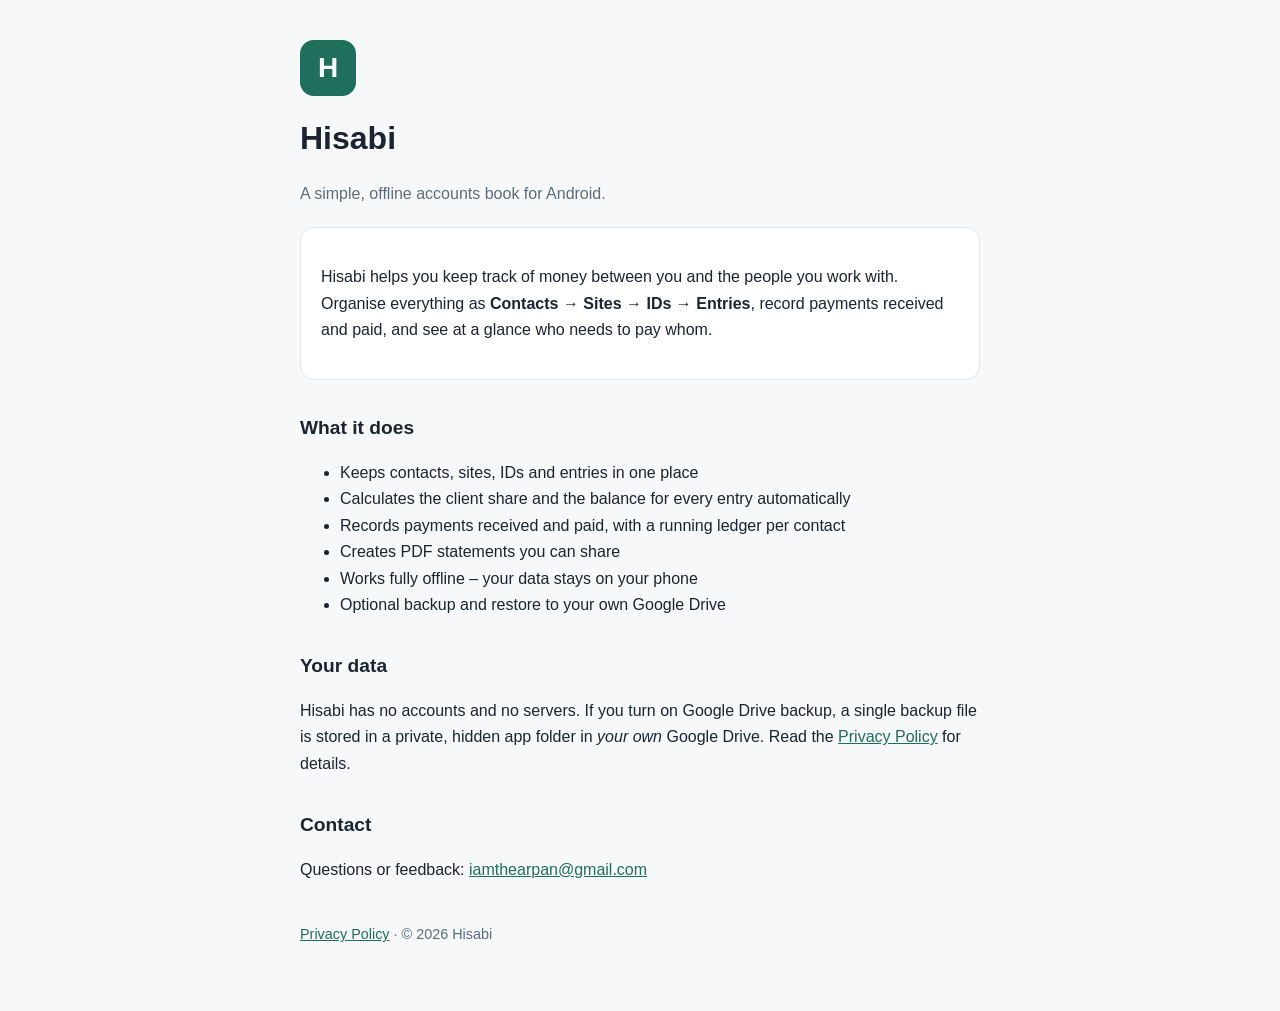
<file: index.html>
<!doctype html>
<html lang="en">
<head>
<meta charset="utf-8">
<meta name="viewport" content="width=device-width,initial-scale=1">
<title>Hisabi – Simple accounts for contractors</title>
<meta name="description" content="Hisabi is an offline accounting app to track contacts, sites, entries and payments, with PDF statements.">
<link rel="stylesheet" href="style.css">
</head>
<body>
<main>
  <div class="logo">H</div>
  <h1>Hisabi</h1>
  <p class="muted">A simple, offline accounts book for Android.</p>

  <div class="card">
    <p>Hisabi helps you keep track of money between you and the people you work with. Organise everything as <strong>Contacts → Sites → IDs → Entries</strong>, record payments received and paid, and see at a glance who needs to pay whom.</p>
  </div>

  <h2>What it does</h2>
  <ul>
    <li>Keeps contacts, sites, IDs and entries in one place</li>
    <li>Calculates the client share and the balance for every entry automatically</li>
    <li>Records payments received and paid, with a running ledger per contact</li>
    <li>Creates PDF statements you can share</li>
    <li>Works fully offline – your data stays on your phone</li>
    <li>Optional backup and restore to your own Google Drive</li>
  </ul>

  <h2>Your data</h2>
  <p>Hisabi has no accounts and no servers. If you turn on Google Drive backup, a single backup file is stored in a private, hidden app folder in <em>your own</em> Google Drive. Read the <a href="privacy.html">Privacy Policy</a> for details.</p>

  <h2>Contact</h2>
  <p>Questions or feedback: <a href="mailto:iamthearpan@gmail.com">iamthearpan@gmail.com</a></p>

  <footer>
    <a href="privacy.html">Privacy Policy</a> · © 2026 Hisabi
  </footer>
</main>
</body>
</html>
</file>
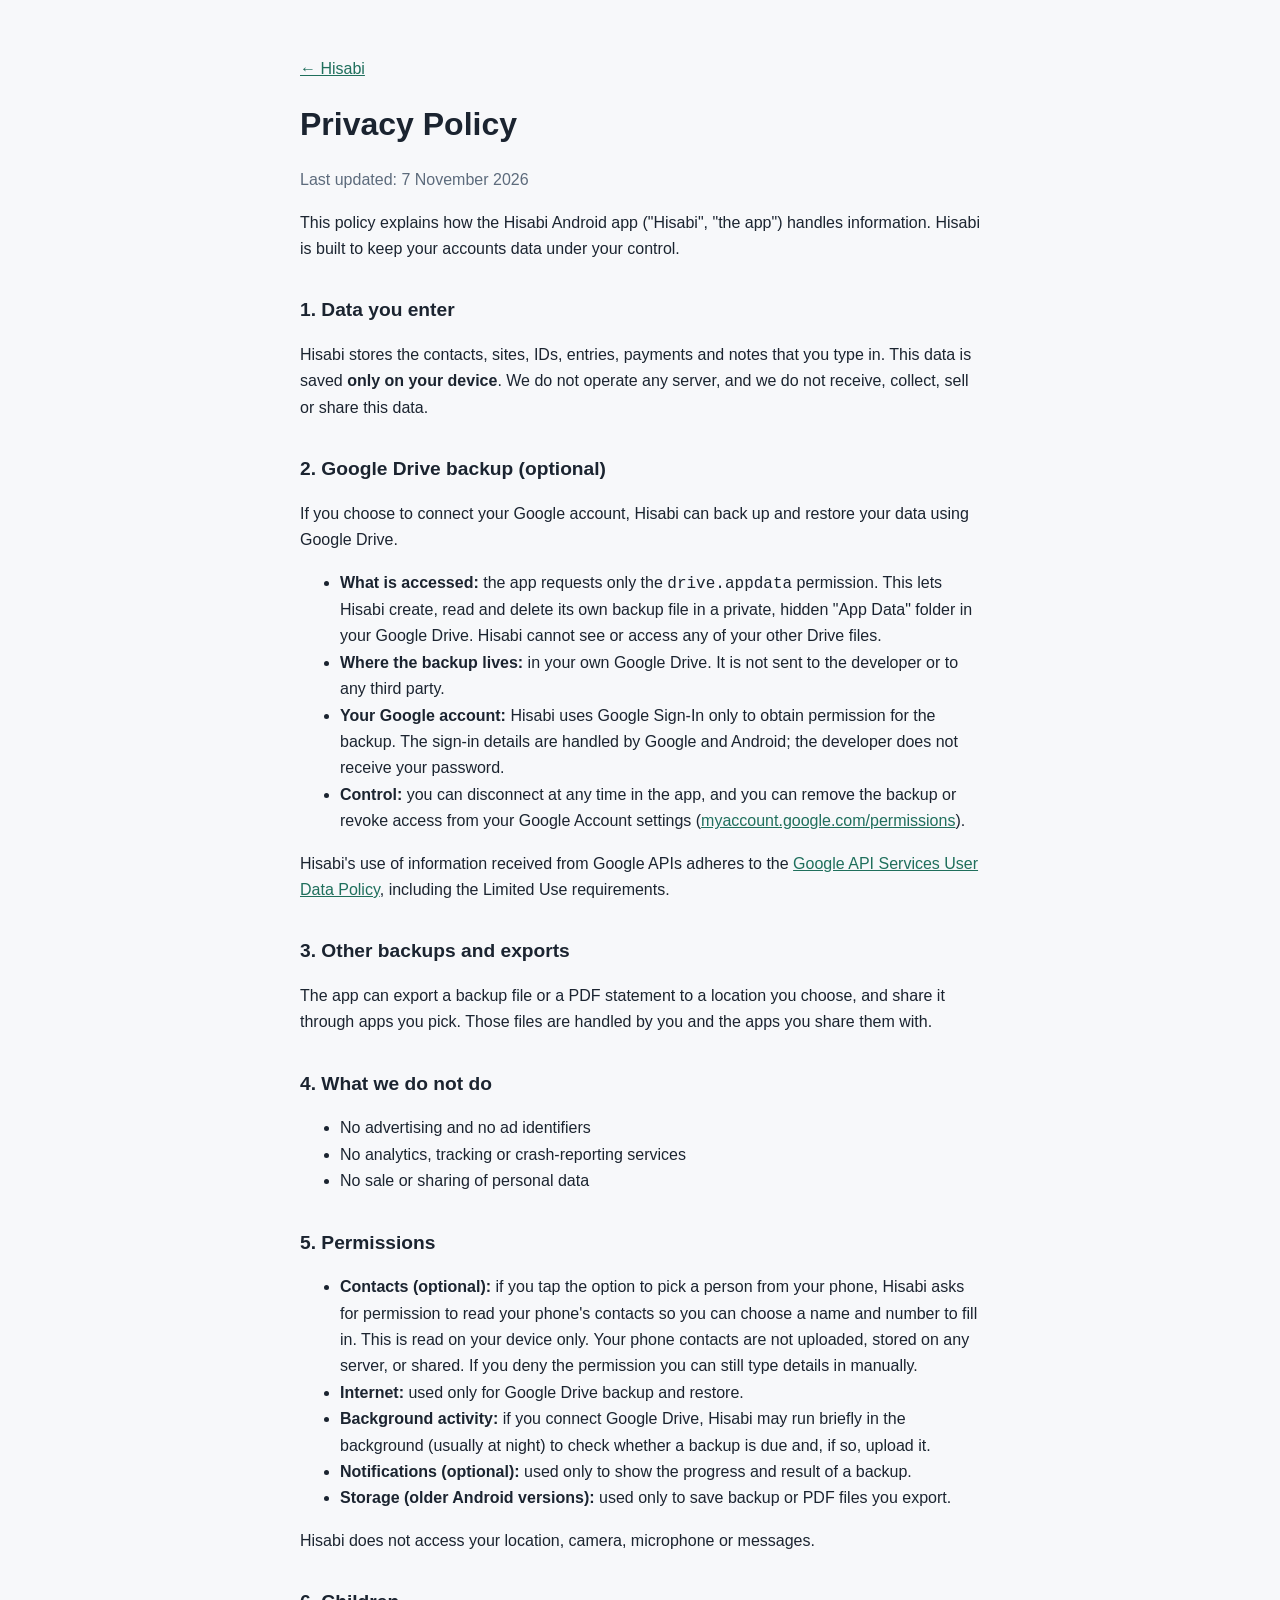
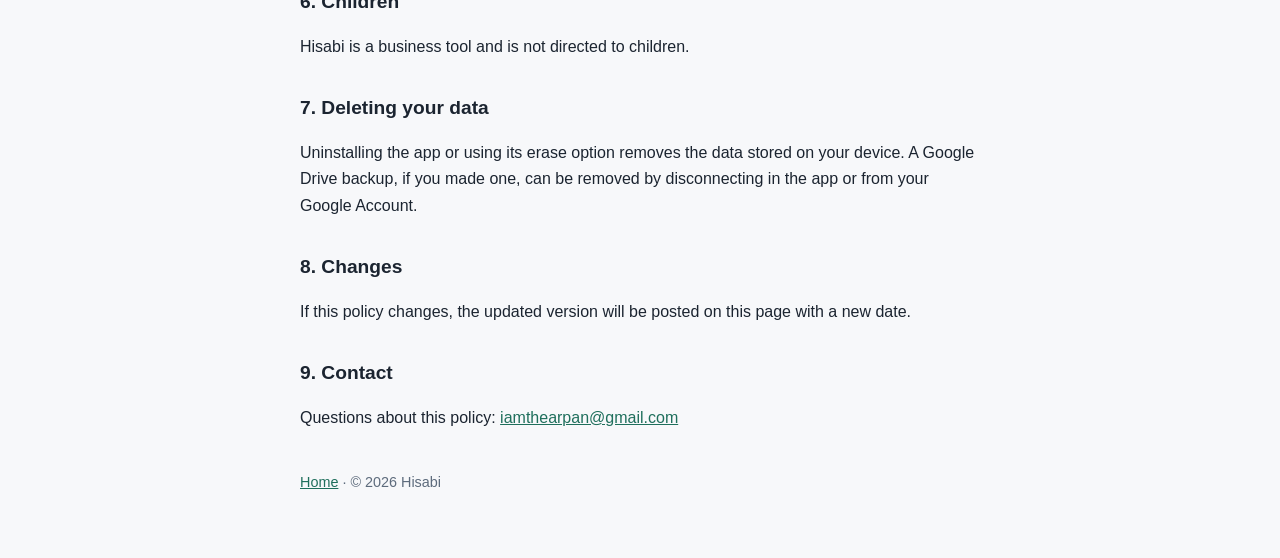
<file: privacy.html>
<!doctype html>
<html lang="en">
<head>
<meta charset="utf-8">
<meta name="viewport" content="width=device-width,initial-scale=1">
<title>Privacy Policy – Hisabi</title>
<meta name="description" content="Privacy Policy for the Hisabi Android app.">
<link rel="stylesheet" href="style.css">
</head>
<body>
<main>
  <p><a href="index.html">← Hisabi</a></p>
  <h1>Privacy Policy</h1>
  <p class="muted">Last updated: 7 November 2026</p>

  <p>This policy explains how the Hisabi Android app ("Hisabi", "the app") handles information. Hisabi is built to keep your accounts data under your control.</p>

  <h2>1. Data you enter</h2>
  <p>Hisabi stores the contacts, sites, IDs, entries, payments and notes that you type in. This data is saved <strong>only on your device</strong>. We do not operate any server, and we do not receive, collect, sell or share this data.</p>

  <h2>2. Google Drive backup (optional)</h2>
  <p>If you choose to connect your Google account, Hisabi can back up and restore your data using Google Drive.</p>
  <ul>
    <li><strong>What is accessed:</strong> the app requests only the <code>drive.appdata</code> permission. This lets Hisabi create, read and delete its own backup file in a private, hidden "App Data" folder in your Google Drive. Hisabi cannot see or access any of your other Drive files.</li>
    <li><strong>Where the backup lives:</strong> in your own Google Drive. It is not sent to the developer or to any third party.</li>
    <li><strong>Your Google account:</strong> Hisabi uses Google Sign-In only to obtain permission for the backup. The sign-in details are handled by Google and Android; the developer does not receive your password.</li>
    <li><strong>Control:</strong> you can disconnect at any time in the app, and you can remove the backup or revoke access from your Google Account settings (<a href="https://myaccount.google.com/permissions">myaccount.google.com/permissions</a>).</li>
  </ul>
  <p>Hisabi's use of information received from Google APIs adheres to the <a href="https://developers.google.com/terms/api-services-user-data-policy">Google API Services User Data Policy</a>, including the Limited Use requirements.</p>

  <h2>3. Other backups and exports</h2>
  <p>The app can export a backup file or a PDF statement to a location you choose, and share it through apps you pick. Those files are handled by you and the apps you share them with.</p>

  <h2>4. What we do not do</h2>
  <ul>
    <li>No advertising and no ad identifiers</li>
    <li>No analytics, tracking or crash-reporting services</li>
    <li>No sale or sharing of personal data</li>
  </ul>

  <h2>5. Permissions</h2>
  <ul>
    <li><strong>Contacts (optional):</strong> if you tap the option to pick a person from your phone, Hisabi asks for permission to read your phone's contacts so you can choose a name and number to fill in. This is read on your device only. Your phone contacts are not uploaded, stored on any server, or shared. If you deny the permission you can still type details in manually.</li>
    <li><strong>Internet:</strong> used only for Google Drive backup and restore.</li>
    <li><strong>Background activity:</strong> if you connect Google Drive, Hisabi may run briefly in the background (usually at night) to check whether a backup is due and, if so, upload it.</li>
    <li><strong>Notifications (optional):</strong> used only to show the progress and result of a backup.</li>
    <li><strong>Storage (older Android versions):</strong> used only to save backup or PDF files you export.</li>
  </ul>
  <p>Hisabi does not access your location, camera, microphone or messages.</p>

  <h2>6. Children</h2>
  <p>Hisabi is a business tool and is not directed to children.</p>

  <h2>7. Deleting your data</h2>
  <p>Uninstalling the app or using its erase option removes the data stored on your device. A Google Drive backup, if you made one, can be removed by disconnecting in the app or from your Google Account.</p>

  <h2>8. Changes</h2>
  <p>If this policy changes, the updated version will be posted on this page with a new date.</p>

  <h2>9. Contact</h2>
  <p>Questions about this policy: <a href="mailto:iamthearpan@gmail.com">iamthearpan@gmail.com</a></p>

  <footer><a href="index.html">Home</a> · © 2026 Hisabi</footer>
</main>
</body>
</html>
</file>
<file: style.css>
:root{--bg:#f7f8fa;--card:#fff;--text:#1b2430;--muted:#5d6b7c;--accent:#1f6f5c;--line:#e3e8ee}
@media(prefers-color-scheme:dark){:root{--bg:#10151b;--card:#18202a;--text:#e8edf3;--muted:#9aa8b8;--accent:#4cc3a3;--line:#263241}}
*{box-sizing:border-box}
body{margin:0;background:var(--bg);color:var(--text);font:16px/1.65 -apple-system,BlinkMacSystemFont,"Segoe UI",Roboto,sans-serif}
main{max-width:720px;margin:0 auto;padding:40px 20px 64px}
h1{font-size:2rem;margin:0 0 8px}h2{font-size:1.2rem;margin:32px 0 8px}
p,li{color:var(--text)}.muted{color:var(--muted)}
a{color:var(--accent)}
.card{background:var(--card);border:1px solid var(--line);border-radius:14px;padding:20px;margin:20px 0}
.logo{width:56px;height:56px;border-radius:14px;background:var(--accent);color:#fff;display:grid;place-items:center;font-size:28px;font-weight:700;margin-bottom:16px}
footer{margin-top:40px;font-size:.9rem;color:var(--muted)}
</file>
